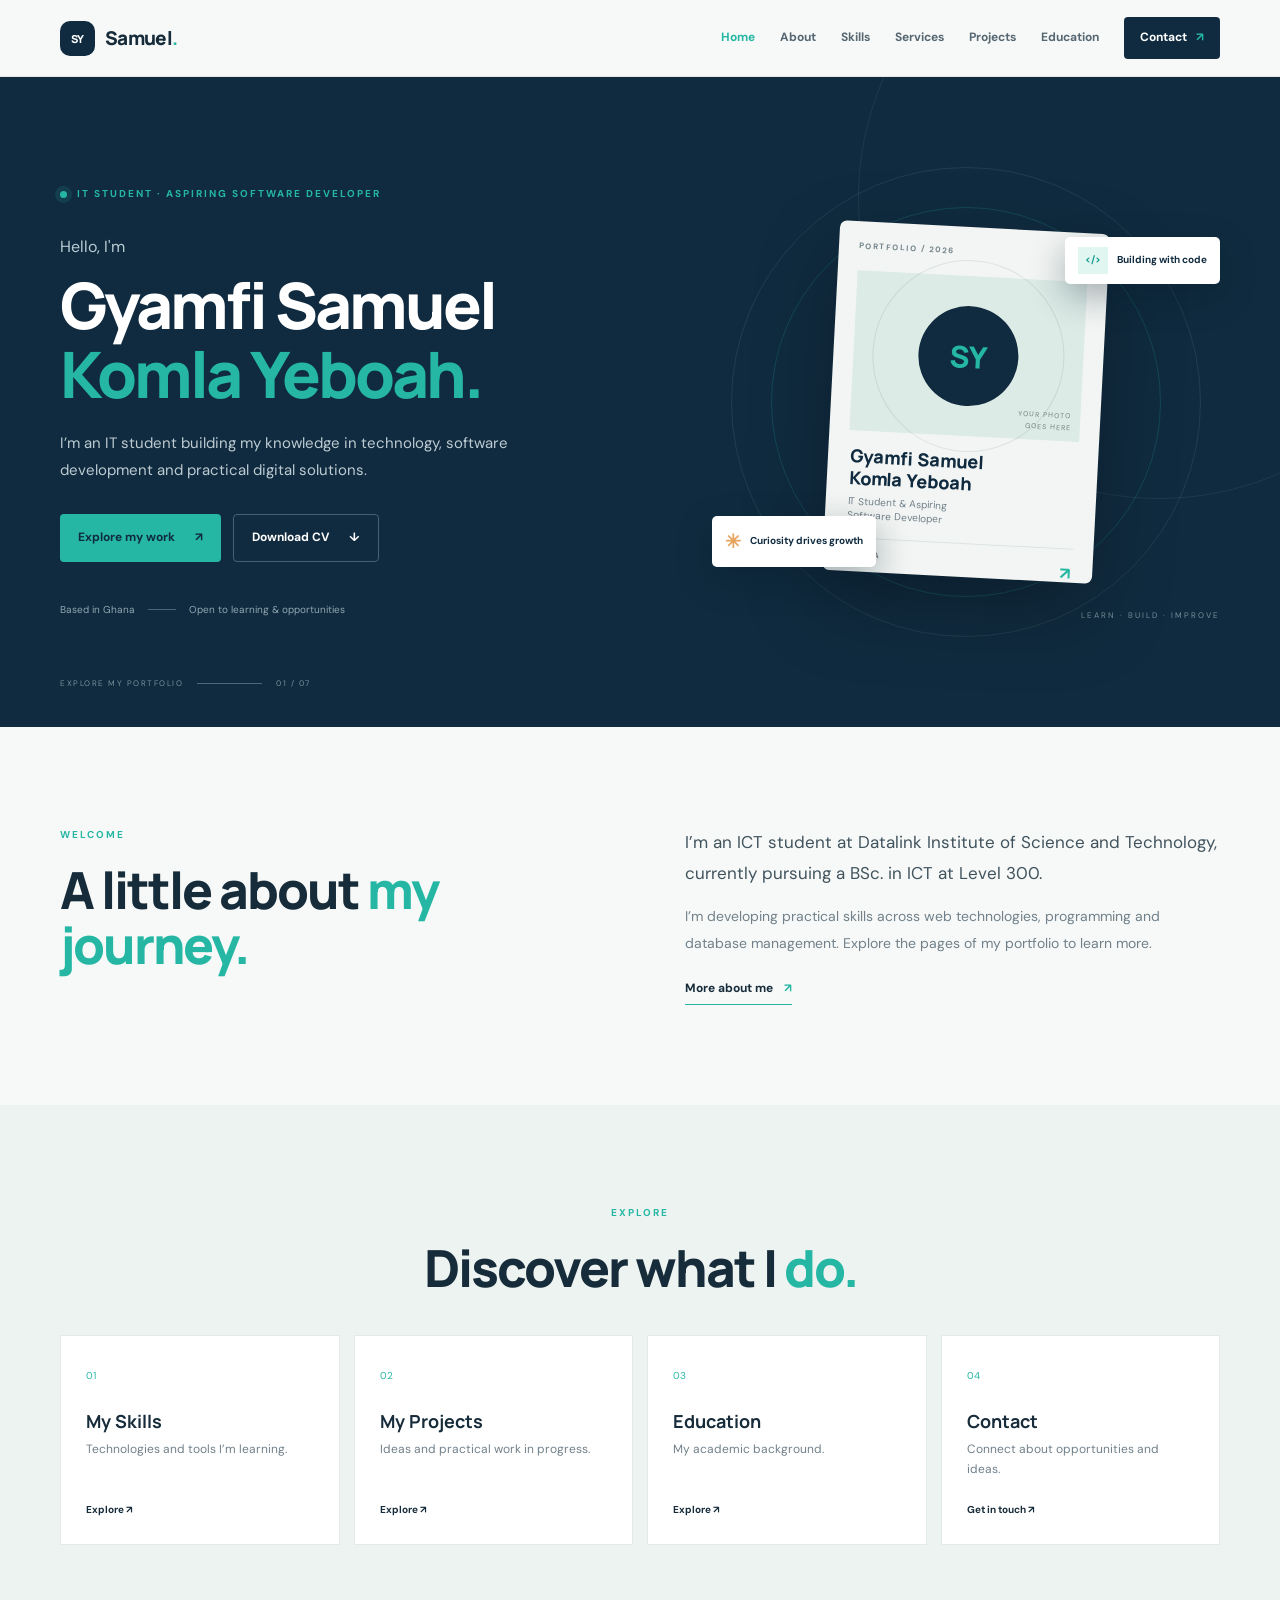
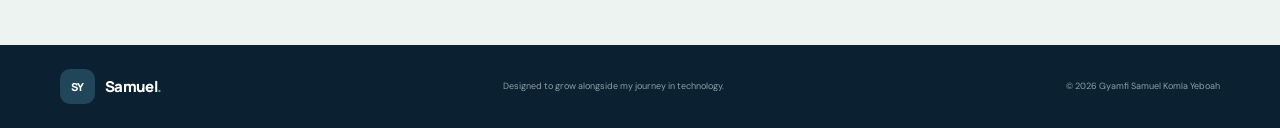
<file: index.html>
<!DOCTYPE html><html lang="en"><head><meta charset="UTF-8"><meta name="viewport" content="width=device-width, initial-scale=1.0">

<meta name="description" content="Portfolio of Gyamfi Samuel Komla Yeboah, IT student and aspiring software developer.">

<meta name="theme-color" content="#102b3f">

<link rel="preconnect" href="https://fonts.googleapis.com"><link rel="preconnect" href="https://fonts.gstatic.com" crossorigin>

<link href="https://fonts.googleapis.com/css2?family=DM+Sans:wght@400;500;600;700&family=Manrope:wght@400;500;600;700;800&display=swap" rel="stylesheet">

<link rel="stylesheet" href="style.css"><title>Home | Gyamfi Samuel Komla Yeboah</title></head><body>
<div class="scroll-progress" id="scrollProgress"></div><header class="site-header"><nav class="nav container" aria-label="Main navigation">

<a class="brand" href="index.html"><span class="brand-mark">SY</span><span>Samuel<span class="brand-dot">.</span></span></a>

<button class="menu-toggle" id="menuToggle" aria-label="Open navigation" aria-expanded="false"><span></span><span></span><span></span></button>

<div class="nav-links" id="navLinks">

<a href="index.html" data-page="home">Home</a><a href="about.html" data-page="about">About</a><a href="skills.html" data-page="skills">Skills</a><a href="services.html" data-page="services">Services</a><a href="projects.html" data-page="projects">Projects</a><a href="education.html" data-page="education">Education</a><a class="nav-contact" href="contact.html">Contact <span>↗</span></a>
</div></nav></header>

<main><section class="hero section" id="home"><div class="container hero-grid">

<div class="hero-copy reveal"><div class="eyebrow"><span class="status-dot"></span> IT STUDENT · ASPIRING SOFTWARE DEVELOPER</div>

<p class="hero-kicker">Hello, I'm</p><h1>Gyamfi Samuel<br><span>Komla Yeboah.</span></h1>

<p class="hero-description">I’m an IT student building my knowledge in technology, software development and practical digital solutions.</p>

<div class="hero-actions"><a class="button button-primary" href="projects.html">Explore my work <span>↗</span></a><a class="button button-ghost" href="assets/Gyamfi_Samuel_CV.pdf" download>Download CV <span>↓</span></a></div>
<div class="hero-meta"><span>Based in Ghana</span><span class="meta-line"></span><span>Open to learning & opportunities</span></div></div>
<div class="hero-visual reveal"><div class="visual-orbit orbit-one"></div><div class="visual-orbit orbit-two"></div>

<div class="profile-card"><div class="profile-top"><span>PORTFOLIO / 2026</span><span>•••</span></div><div class="avatar-placeholder"><div class="avatar-ring">SY</div><span class="avatar-caption">YOUR PHOTO<br>GOES HERE</span></div>
<div class="profile-info"><p class="profile-name">Gyamfi Samuel<br>Komla Yeboah</p><p class="profile-role">IT Student & Aspiring<br>Software Developer</p></div><div class="profile-bottom"><span>GHANA</span><span class="profile-arrow">↗</span></div></div>
<div class="floating-chip chip-code"><span class="chip-icon">&lt;/&gt;</span><span>Building with code</span></div><div class="floating-chip chip-idea"><span class="idea-star">✳</span><span>Curiosity drives growth</span></div><div class="visual-caption">LEARN · BUILD · IMPROVE</div></div></div>
<div class="hero-bottom container"><span>EXPLORE MY PORTFOLIO</span><span class="scroll-line"></span><span>01 / 07</span></div></section>

<section class="section home-intro"><div class="container home-intro-grid"><div class="section-heading reveal"><p class="eyebrow">WELCOME</p><h2>A little about <em>my journey.</em></h2></div><div class="reveal"><p class="lead">I’m an ICT student at Datalink Institute of Science and Technology, currently pursuing a BSc. in ICT at Level 300.</p><p class="muted">I’m developing practical skills across web technologies, programming and database management. Explore the pages of my portfolio to learn more.</p><a class="text-link" href="about.html">More about me <span>↗</span></a></div></div></section>
<section class="section home-links"><div class="container"><div class="section-heading centered reveal"><p class="eyebrow">EXPLORE</p><h2>Discover what I <em>do.</em></h2></div><div class="quick-grid">
<a class="quick-card reveal" href="skills.html"><span>01</span><h3>My Skills</h3><p>Technologies and tools I’m learning.</p><b>Explore ↗</b></a>

<a class="quick-card reveal" href="projects.html"><span>02</span><h3>My Projects</h3><p>Ideas and practical work in progress.</p><b>Explore ↗</b></a>

<a class="quick-card reveal" href="education.html"><span>03</span><h3>Education</h3><p>My academic background.</p><b>Explore ↗</b></a>

<a class="quick-card reveal" href="contact.html"><span>04</span><h3>Contact</h3><p>Connect about opportunities and ideas.</p><b>Get in touch ↗</b></a>

</div></div></section></main><footer class="footer"><div class="container footer-inner"><a class="brand footer-brand" href="index.html"><span class="brand-mark">SY</span><span>Samuel<span class="brand-dot">.</span></span></a><p>Designed to grow alongside my journey in technology.</p><span>© <span id="year"></span> Gyamfi Samuel Komla Yeboah</span></div></footer>
<button class="back-top" id="backTop" aria-label="Back to top">↑</button><script src="script.js"></script></body></html>
</file>
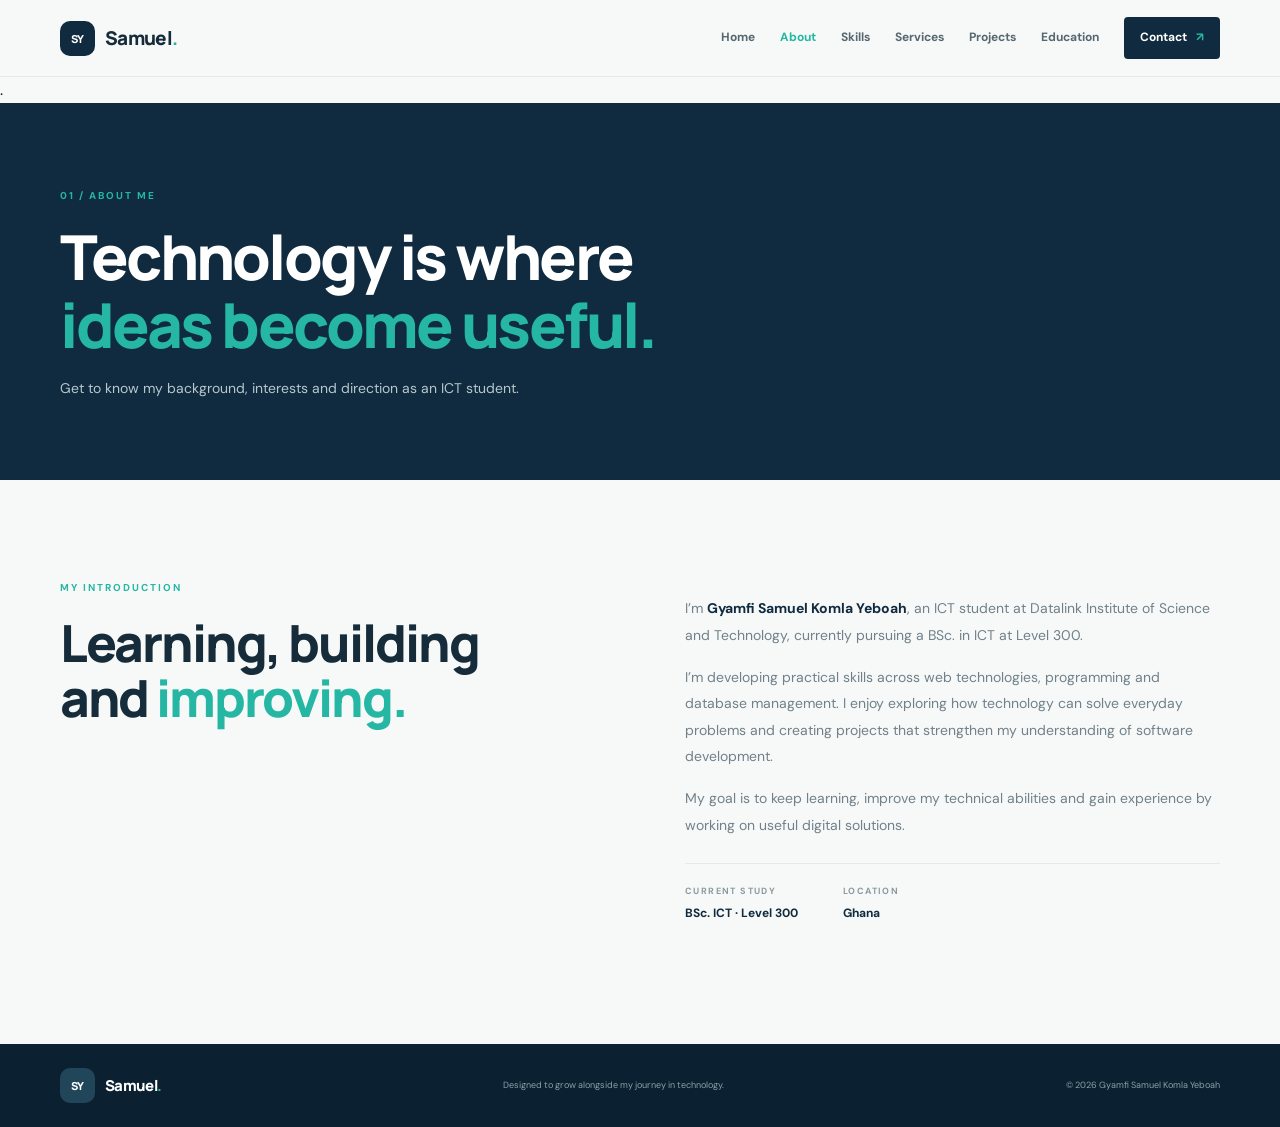
<file: about.html>
<!DOCTYPE html><html lang="en"><head><meta charset="UTF-8"><meta name="viewport" content="width=device-width, initial-scale=1.0">

<meta name="description" content="Portfolio of Gyamfi Samuel Komla Yeboah, IT student and aspiring software developer.">

<meta name="theme-color" content="#102b3f">
<link rel="preconnect" href="https://fonts.googleapis.com"><link rel="preconnect" href="https://fonts.gstatic.com" crossorigin>

<link href="https://fonts.googleapis.com/css2?family=DM+Sans:wght@400;500;600;700&family=Manrope:wght@400;500;600;700;800&display=swap" rel="stylesheet">
<link rel="stylesheet" href="style.css"><title>About | Gyamfi Samuel Komla Yeboah</title></head><body>
<div class="scroll-progress" id="scrollProgress"></div><header class="site-header"><nav class="nav container" aria-label="Main navigation">

<a class="brand" href="index.html"><span class="brand-mark">SY</span><span>Samuel<span class="brand-dot">.</span></span></a>
<button class="menu-toggle" id="menuToggle" aria-label="Open navigation" aria-expanded="false"><span></span><span></span><span></span></button>
<div class="nav-links" id="navLinks">

<a href="index.html" data-page="home">Home</a><a href="about.html" data-page="about">About</a><a href="skills.html" data-page="skills">Skills</a><a href="services.html" data-page="services">Services</a><a href="projects.html" data-page="projects">Projects</a><a href="education.html" data-page="education">Education</a><a class="nav-contact" href="contact.html">Contact <span>↗</span></a>
</div></nav></header>.

<main><section class="page-hero"><div class="container reveal"><p class="eyebrow">01 / ABOUT ME</p><h1>Technology is where<br><em>ideas become useful.</em></h1><p>Get to know my background, interests and direction as an ICT student.</p></div></section>
<section class="section"><div class="container two-column"><div class="section-heading reveal"><p class="eyebrow">MY INTRODUCTION</p><h2>Learning, building<br>and <em>improving.</em></h2></div><div class="about-content reveal"><p class="lead">I’m <strong>Gyamfi Samuel Komla Yeboah</strong>, an ICT student at Datalink Institute of Science and Technology, currently pursuing a BSc. in ICT at Level 300.</p><p>I’m developing practical skills across web technologies, programming and database management. I enjoy exploring how technology can solve everyday problems and creating projects that strengthen my understanding of software development.</p><p>My goal is to keep learning, improve my technical abilities and gain experience by working on useful digital solutions.</p><div class="about-facts"><div><span class="fact-label">CURRENT STUDY</span><strong>BSc. ICT · Level 300</strong></div><div><span class="fact-label">LOCATION</span><strong>Ghana</strong></div></div></div></div></section></main><footer class="footer"><div class="container footer-inner"><a class="brand footer-brand" href="index.html"><span class="brand-mark">SY</span><span>Samuel<span class="brand-dot">.</span></span></a><p>Designed to grow alongside my journey in technology.</p><span>© <span id="year"></span> Gyamfi Samuel Komla Yeboah</span></div></footer>

<button class="back-top" id="backTop" aria-label="Back to top">↑</button><script src="script.js"></script></body></html>
</file>
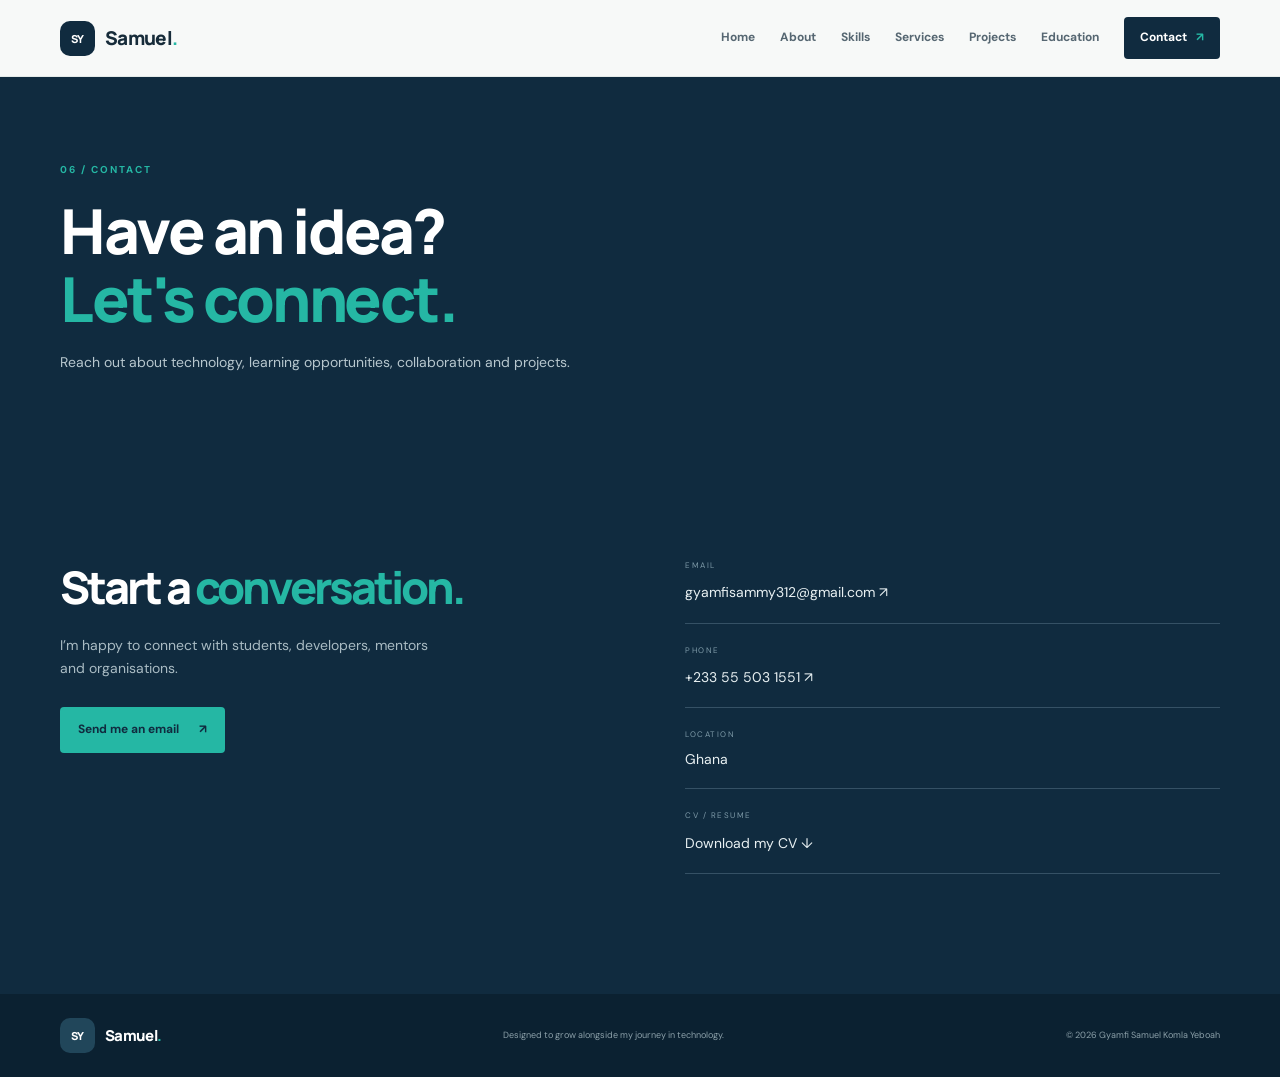
<file: contact.html>
<!DOCTYPE html><html lang="en"><head><meta charset="UTF-8"><meta name="viewport" content="width=device-width, initial-scale=1.0">
<meta name="description" content="Portfolio of Gyamfi Samuel Komla Yeboah, IT student and aspiring software developer.">
<meta name="theme-color" content="#102b3f">

<link rel="preconnect" href="https://fonts.googleapis.com"><link rel="preconnect" href="https://fonts.gstatic.com" crossorigin>
<link href="https://fonts.googleapis.com/css2?family=DM+Sans:wght@400;500;600;700&family=Manrope:wght@400;500;600;700;800&display=swap" rel="stylesheet">
<link rel="stylesheet" href="style.css"><title>Contact | Gyamfi Samuel Komla Yeboah</title></head><body>

<div class="scroll-progress" id="scrollProgress"></div><header class="site-header"><nav class="nav container" aria-label="Main navigation">
<a class="brand" href="index.html"><span class="brand-mark">SY</span><span>Samuel<span class="brand-dot">.</span></span></a>
<button class="menu-toggle" id="menuToggle" aria-label="Open navigation" aria-expanded="false"><span></span><span></span><span></span></button>

<div class="nav-links" id="navLinks">
<a href="index.html" data-page="home">Home</a><a href="about.html" data-page="about">About</a><a href="skills.html" data-page="skills">Skills</a><a href="services.html" data-page="services">Services</a><a href="projects.html" data-page="projects">Projects</a><a href="education.html" data-page="education">Education</a><a class="nav-contact" href="contact.html">Contact <span>↗</span></a>
</div></nav></header>

<main><section class="page-hero"><div class="container reveal"><p class="eyebrow">06 / CONTACT</p><h1>Have an idea?<br><em>Let's connect.</em></h1><p>Reach out about technology, learning opportunities, collaboration and projects.</p></div></section>
<section class="section contact-page"><div class="container contact-wrap"><div class="contact-copy reveal"><h2>Start a <em>conversation.</em></h2><p>I’m happy to connect with students, developers, mentors and organisations.</p><a class="button button-primary" href="mailto:gyamfisammy312@gmail.com">Send me an email <span>↗</span></a></div>
    
<div class="contact-details reveal"><div class="contact-item"><span>EMAIL</span><a href="mailto:gyamfisammy312@gmail.com">gyamfisammy312@gmail.com ↗</a></div><div class="contact-item"><span>PHONE</span><a href="tel:+233555031551">+233 55 503 1551 ↗</a></div><div class="contact-item"><span>LOCATION</span><p>Ghana</p></div><div class="contact-item"><span>CV / RESUME</span><a href="assets/Gyamfi_Samuel_CV.pdf" download>Download my CV ↓</a></div></div></div></section></main><footer class="footer"><div class="container footer-inner"><a class="brand footer-brand" href="index.html"><span class="brand-mark">SY</span><span>Samuel<span class="brand-dot">.</span></span></a><p>Designed to grow alongside my journey in technology.</p><span>© <span id="year"></span> Gyamfi Samuel Komla Yeboah</span></div></footer>
<button class="back-top" id="backTop" aria-label="Back to top">↑</button><script src="script.js"></script></body></html>
</file>
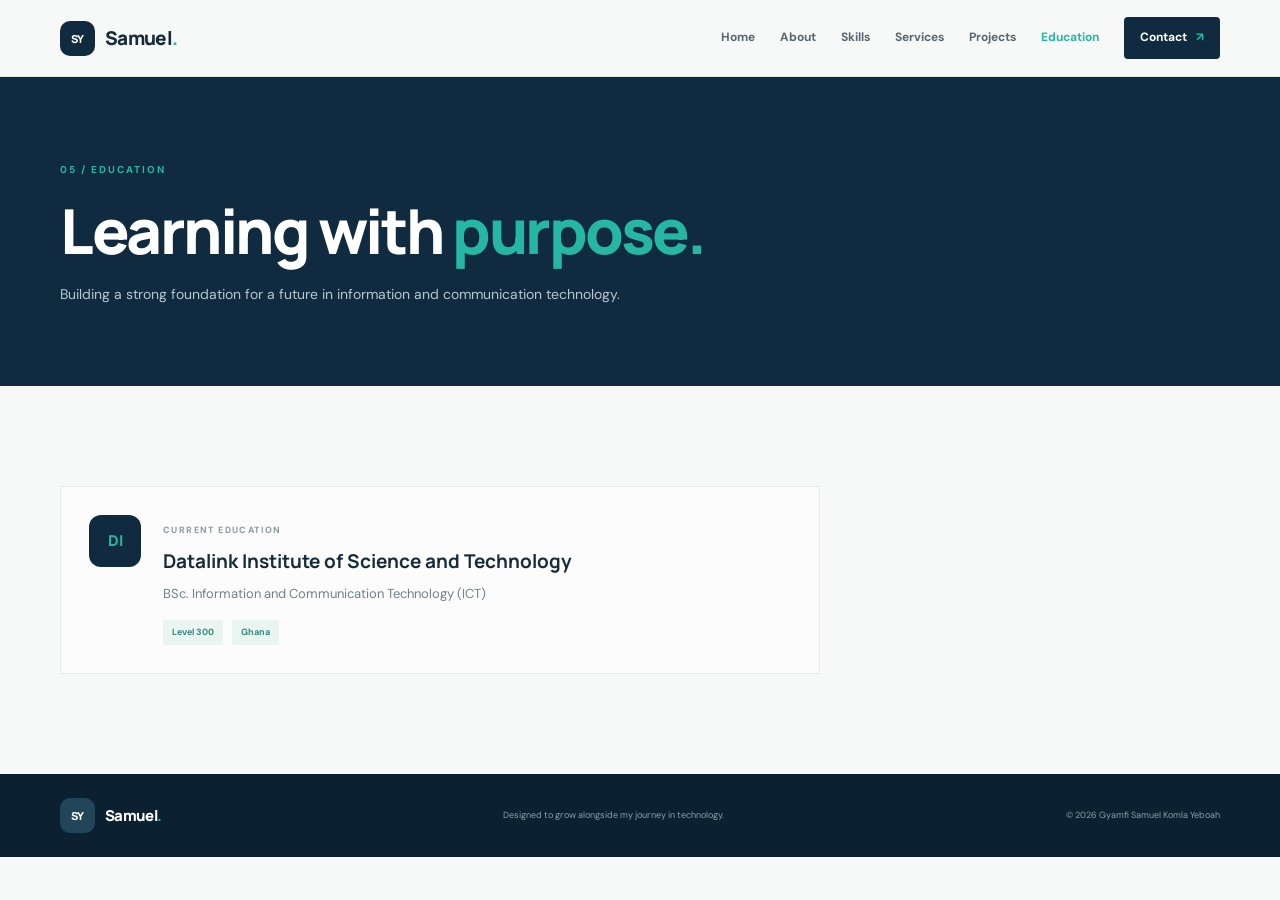
<file: education.html>
<!DOCTYPE html><html lang="en"><head><meta charset="UTF-8"><meta name="viewport" content="width=device-width, initial-scale=1.0">
<meta name="description" content="Portfolio of Gyamfi Samuel Komla Yeboah, IT student and aspiring software developer.">

<meta name="theme-color" content="#102b3f">
<link rel="preconnect" href="https://fonts.googleapis.com"><link rel="preconnect" href="https://fonts.gstatic.com" crossorigin>
<link href="https://fonts.googleapis.com/css2?family=DM+Sans:wght@400;500;600;700&family=Manrope:wght@400;500;600;700;800&display=swap" rel="stylesheet">
<link rel="stylesheet" href="style.css"><title>Education | Gyamfi Samuel Komla Yeboah</title></head><body>

<div class="scroll-progress" id="scrollProgress"></div><header class="site-header"><nav class="nav container" aria-label="Main navigation">
<a class="brand" href="index.html"><span class="brand-mark">SY</span><span>Samuel<span class="brand-dot">.</span></span></a>
<button class="menu-toggle" id="menuToggle" aria-label="Open navigation" aria-expanded="false"><span></span><span></span><span></span></button>

<div class="nav-links" id="navLinks">
<a href="index.html" data-page="home">Home</a><a href="about.html" data-page="about">About</a><a href="skills.html" data-page="skills">Skills</a><a href="services.html" data-page="services">Services</a><a href="projects.html" data-page="projects">Projects</a><a href="education.html" data-page="education">Education</a><a class="nav-contact" href="contact.html">Contact <span>↗</span></a>
</div></nav></header>

<main><section class="page-hero"><div class="container reveal"><p class="eyebrow">05 / EDUCATION</p><h1>Learning with <em>purpose.</em></h1><p>Building a strong foundation for a future in information and communication technology.</p></div></section>
<section class="section"><div class="container"><div class="education-card reveal"><div class="education-icon">DI</div><div><span class="education-label">CURRENT EDUCATION</span><h3>Datalink Institute of Science and Technology</h3><p>BSc. Information and Communication Technology (ICT)</p><div class="education-meta"><span>Level 300</span><span>Ghana</span></div></div></div></div></section></main><footer class="footer"><div class="container footer-inner"><a class="brand footer-brand" href="index.html"><span class="brand-mark">SY</span><span>Samuel<span class="brand-dot">.</span></span></a><p>Designed to grow alongside my journey in technology.</p><span>© <span id="year"></span> Gyamfi Samuel Komla Yeboah</span></div></footer>
<button class="back-top" id="backTop" aria-label="Back to top">↑</button><script src="script.js"></script></body></html>
</file>
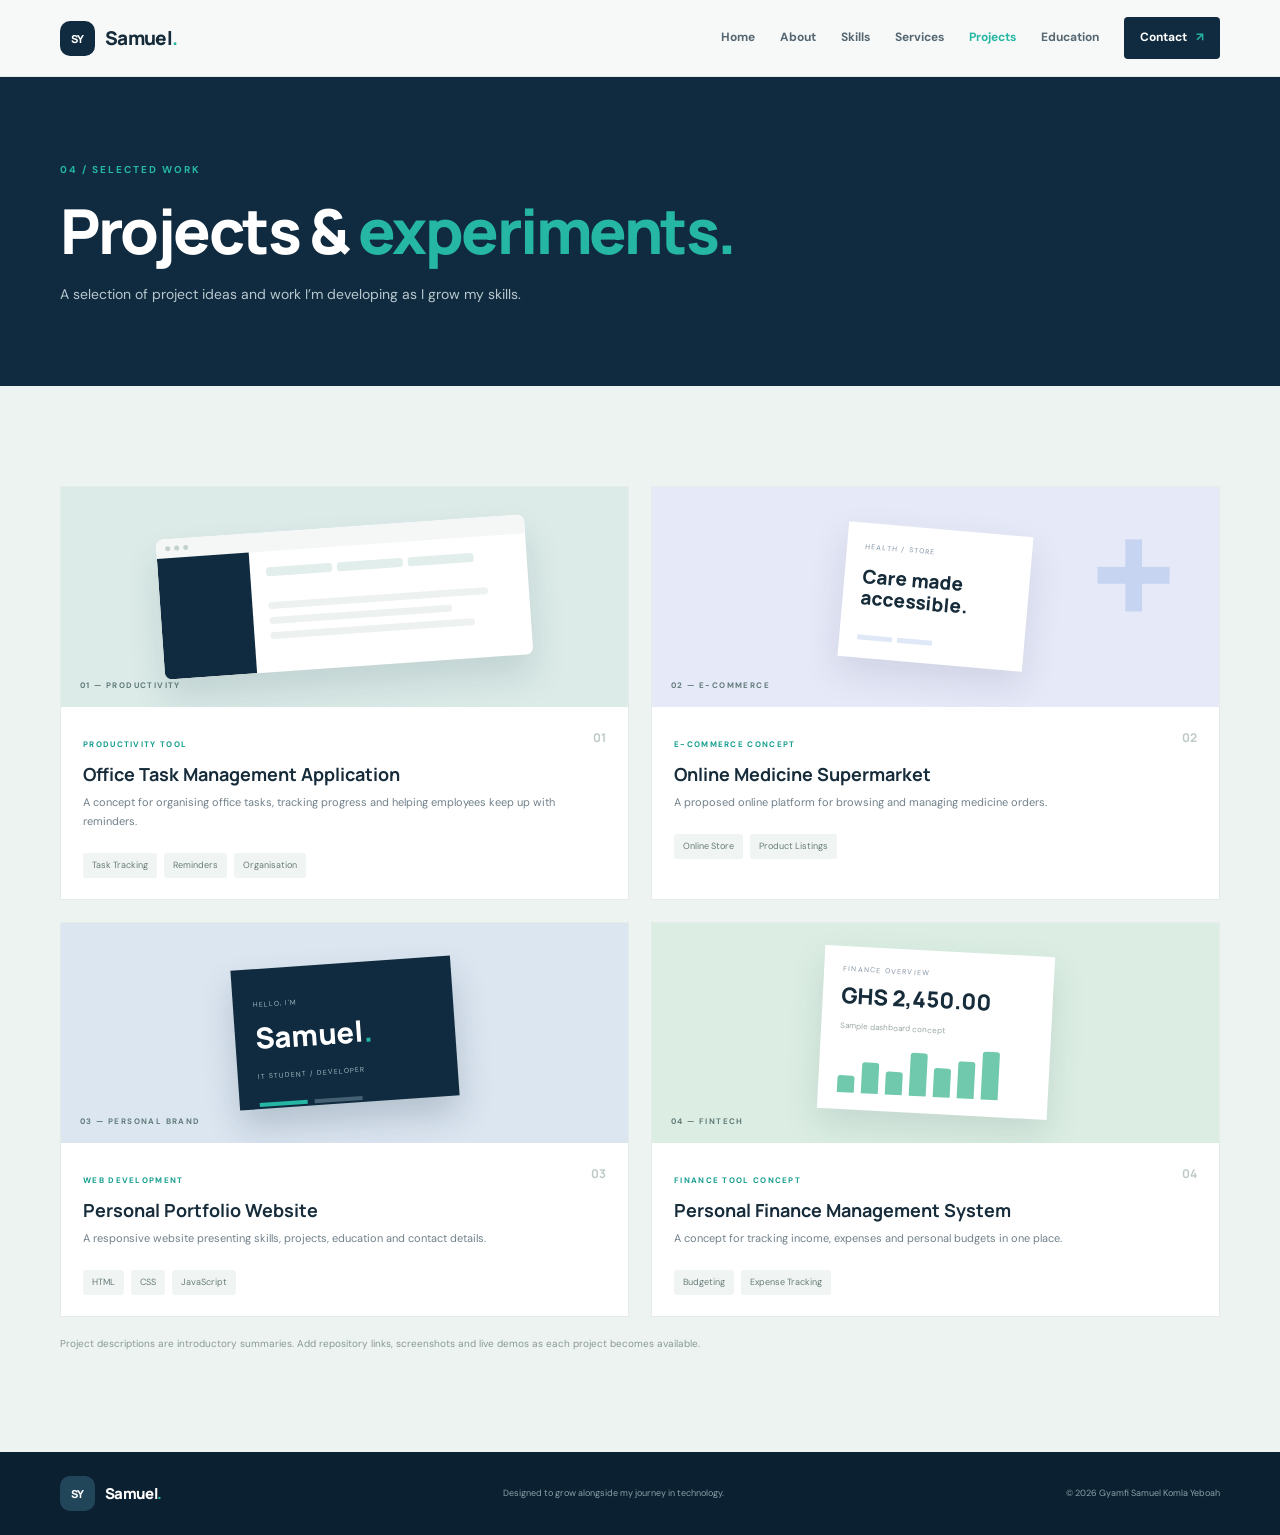
<file: projects.html>
<!DOCTYPE html><html lang="en"><head><meta charset="UTF-8"><meta name="viewport" content="width=device-width, initial-scale=1.0">
<meta name="description" content="Portfolio of Gyamfi Samuel Komla Yeboah, IT student and aspiring software developer.">
<meta name="theme-color" content="#102b3f">

<link rel="preconnect" href="https://fonts.googleapis.com"><link rel="preconnect" href="https://fonts.gstatic.com" crossorigin>
<link href="https://fonts.googleapis.com/css2?family=DM+Sans:wght@400;500;600;700&family=Manrope:wght@400;500;600;700;800&display=swap" rel="stylesheet">
<link rel="stylesheet" href="style.css"><title>Projects | Gyamfi Samuel Komla Yeboah</title></head><body>

<div class="scroll-progress" id="scrollProgress"></div><header class="site-header"><nav class="nav container" aria-label="Main navigation">
<a class="brand" href="index.html"><span class="brand-mark">SY</span><span>Samuel<span class="brand-dot">.</span></span></a>
<button class="menu-toggle" id="menuToggle" aria-label="Open navigation" aria-expanded="false"><span></span><span></span><span></span></button>

<div class="nav-links" id="navLinks">
<a href="index.html" data-page="home">Home</a><a href="about.html" data-page="about">About</a><a href="skills.html" data-page="skills">Skills</a><a href="services.html" data-page="services">Services</a><a href="projects.html" data-page="projects">Projects</a><a href="education.html" data-page="education">Education</a><a class="nav-contact" href="contact.html">Contact <span>↗</span></a>
</div></nav></header>

<main><section class="page-hero"><div class="container reveal"><p class="eyebrow">04 / SELECTED WORK</p><h1>Projects & <em>experiments.</em></h1><p>A selection of project ideas and work I’m developing as I grow my skills.</p></div></section>
<section class="section projects-section"><div class="container"><div class="projects-grid">
<article class="project-card reveal"><div class="project-art art-office"><div class="art-window"><div class="window-bar"><i></i><i></i><i></i></div><div class="task-ui"><div class="task-side"></div><div class="task-main"><b></b><b></b><b></b><div class="task-lines"><i></i><i></i><i></i></div></div></div></div><span class="art-label">01 — PRODUCTIVITY</span></div><div class="project-details"><div><span class="project-type">PRODUCTIVITY TOOL</span><h3>Office Task Management Application</h3><p>A concept for organising office tasks, tracking progress and helping employees keep up with reminders.</p></div><span class="project-count">01</span></div><div class="project-tags"><span>Task Tracking</span><span>Reminders</span><span>Organisation</span></div></article>
<article class="project-card reveal"><div class="project-art art-medicine"><div class="medicine-cross">+</div><div class="medicine-card"><span>HEALTH / STORE</span><b>Care made<br>accessible.</b><i></i><i></i></div><span class="art-label">02 — E-COMMERCE</span></div><div class="project-details"><div><span class="project-type">E-COMMERCE CONCEPT</span><h3>Online Medicine Supermarket</h3><p>A proposed online platform for browsing and managing medicine orders.</p></div><span class="project-count">02</span></div><div class="project-tags"><span>Online Store</span><span>Product Listings</span></div></article>

<article class="project-card reveal"><div class="project-art art-portfolio"><div class="portfolio-mini"><span>HELLO, I'M</span><b>Samuel<span>.</span></b><i>IT STUDENT / DEVELOPER</i><div class="mini-lines"><i></i><i></i></div></div><span class="art-label">03 — PERSONAL BRAND</span></div><div class="project-details"><div><span class="project-type">WEB DEVELOPMENT</span><h3>Personal Portfolio Website</h3><p>A responsive website presenting skills, projects, education and contact details.</p></div><span class="project-count">03</span></div><div class="project-tags"><span>HTML</span><span>CSS</span><span>JavaScript</span></div></article>

<article class="project-card reveal"><div class="project-art art-finance"><div class="finance-card"><span>FINANCE OVERVIEW</span><b>GHS 2,450.00</b><small>Sample dashboard concept</small><div class="finance-bars"><i></i><i></i><i></i><i></i><i></i><i></i><i></i></div></div><span class="art-label">04 — FINTECH</span></div><div class="project-details"><div><span class="project-type">FINANCE TOOL CONCEPT</span><h3>Personal Finance Management System</h3><p>A concept for tracking income, expenses and personal budgets in one place.</p></div><span class="project-count">04</span></div><div class="project-tags"><span>Budgeting</span><span>Expense Tracking</span></div></article>
</div><p class="project-note">Project descriptions are introductory summaries. Add repository links, screenshots and live demos as each project becomes available.</p></div></section></main><footer class="footer"><div class="container footer-inner"><a class="brand footer-brand" href="index.html"><span class="brand-mark">SY</span><span>Samuel<span class="brand-dot">.</span></span></a><p>Designed to grow alongside my journey in technology.</p><span>© <span id="year"></span> Gyamfi Samuel Komla Yeboah</span></div></footer>
<button class="back-top" id="backTop" aria-label="Back to top">↑</button><script src="script.js"></script></body></html>
</file>
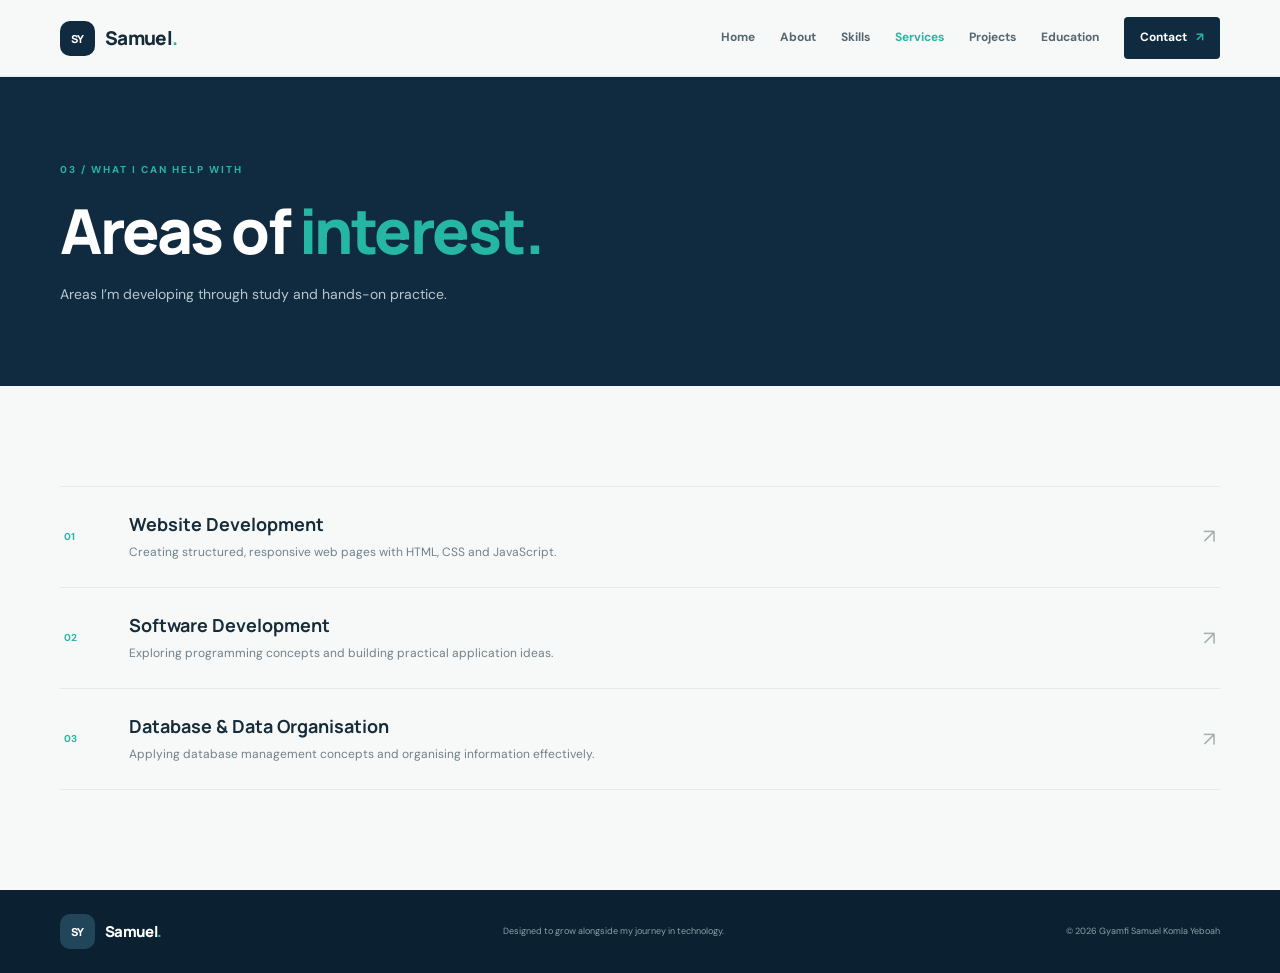
<file: services.html>
<!DOCTYPE html><html lang="en"><head><meta charset="UTF-8"><meta name="viewport" content="width=device-width, initial-scale=1.0">
<meta name="description" content="Portfolio of Gyamfi Samuel Komla Yeboah, IT student and aspiring software developer.">
<meta name="theme-color" content="#102b3f">
<link rel="preconnect" href="https://fonts.googleapis.com"><link rel="preconnect" href="https://fonts.gstatic.com" crossorigin>
<link href="https://fonts.googleapis.com/css2?family=DM+Sans:wght@400;500;600;700&family=Manrope:wght@400;500;600;700;800&display=swap" rel="stylesheet">
<link rel="stylesheet" href="style.css"><title>Services | Gyamfi Samuel Komla Yeboah</title></head><body>
<div class="scroll-progress" id="scrollProgress"></div><header class="site-header"><nav class="nav container" aria-label="Main navigation">
<a class="brand" href="index.html"><span class="brand-mark">SY</span><span>Samuel<span class="brand-dot">.</span></span></a>
<button class="menu-toggle" id="menuToggle" aria-label="Open navigation" aria-expanded="false"><span></span><span></span><span></span></button>
<div class="nav-links" id="navLinks">
<a href="index.html" data-page="home">Home</a><a href="about.html" data-page="about">About</a><a href="skills.html" data-page="skills">Skills</a><a href="services.html" data-page="services">Services</a><a href="projects.html" data-page="projects">Projects</a><a href="education.html" data-page="education">Education</a><a class="nav-contact" href="contact.html">Contact <span>↗</span></a>
</div></nav></header>
<main><section class="page-hero"><div class="container reveal"><p class="eyebrow">03 / WHAT I CAN HELP WITH</p><h1>Areas of <em>interest.</em></h1><p>Areas I’m developing through study and hands-on practice.</p></div></section>
<section class="section"><div class="container"><div class="service-list">
<article class="service-row reveal"><span class="service-index">01</span><div><h3>Website Development</h3><p>Creating structured, responsive web pages with HTML, CSS and JavaScript.</p></div><span class="service-arrow">↗</span></article>
<article class="service-row reveal"><span class="service-index">02</span><div><h3>Software Development</h3><p>Exploring programming concepts and building practical application ideas.</p></div><span class="service-arrow">↗</span></article>
<article class="service-row reveal"><span class="service-index">03</span><div><h3>Database & Data Organisation</h3><p>Applying database management concepts and organising information effectively.</p></div><span class="service-arrow">↗</span></article>
</div></div></section></main><footer class="footer"><div class="container footer-inner"><a class="brand footer-brand" href="index.html"><span class="brand-mark">SY</span><span>Samuel<span class="brand-dot">.</span></span></a><p>Designed to grow alongside my journey in technology.</p><span>© <span id="year"></span> Gyamfi Samuel Komla Yeboah</span></div></footer>
<button class="back-top" id="backTop" aria-label="Back to top">↑</button><script src="script.js"></script></body></html>
</file>
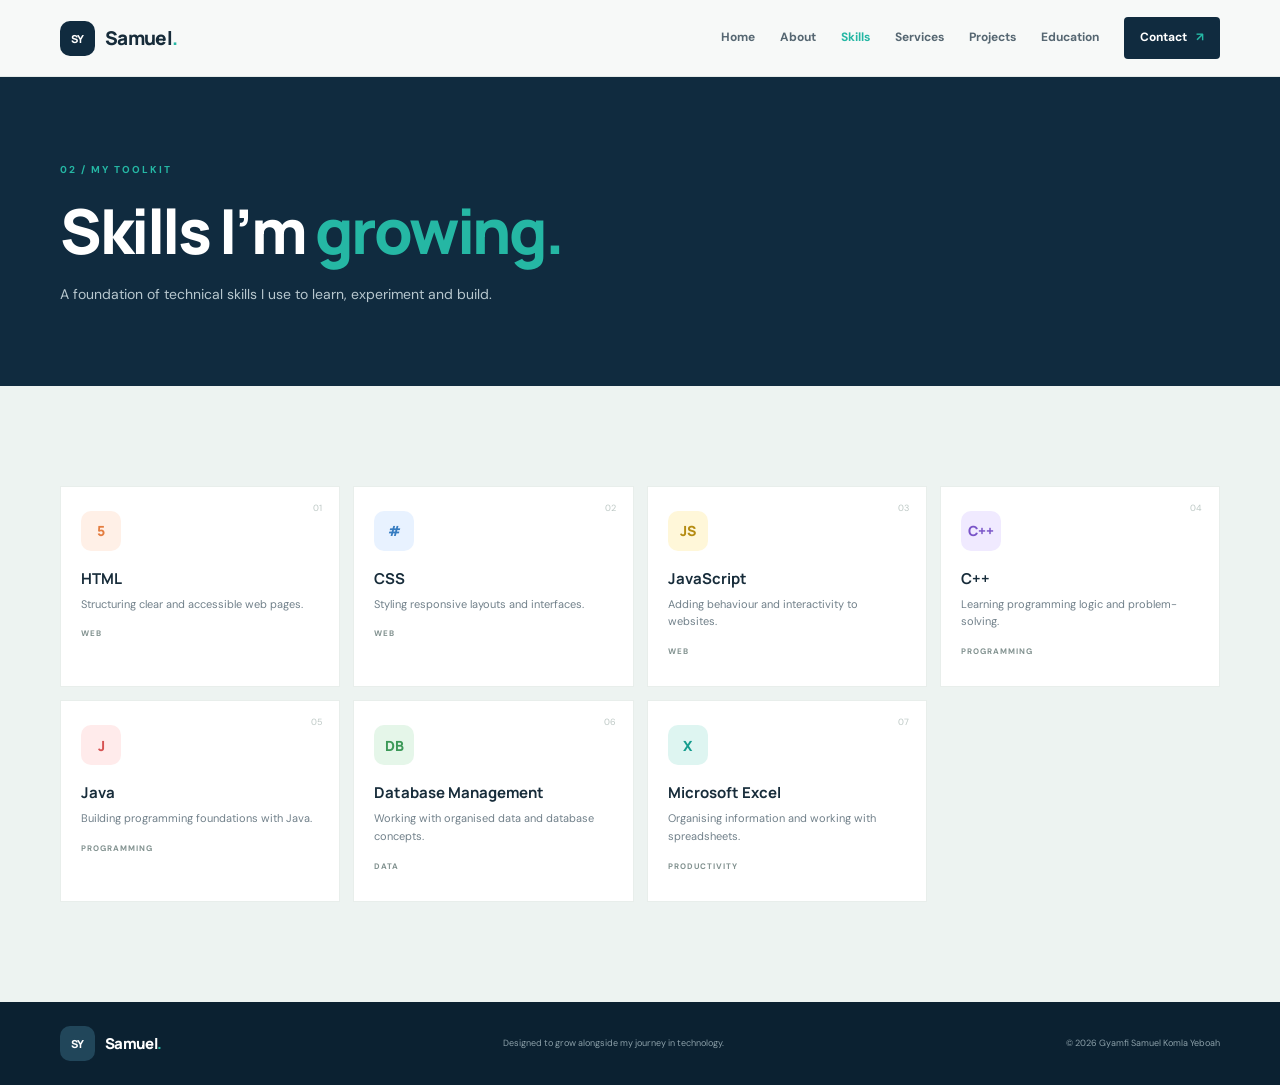
<file: skills.html>
<!DOCTYPE html><html lang="en"><head><meta charset="UTF-8"><meta name="viewport" content="width=device-width, initial-scale=1.0">
<meta name="description" content="Portfolio of Gyamfi Samuel Komla Yeboah, IT student and aspiring software developer.">
<meta name="theme-color" content="#102b3f">
<link rel="preconnect" href="https://fonts.googleapis.com"><link rel="preconnect" href="https://fonts.gstatic.com" crossorigin>
<link href="https://fonts.googleapis.com/css2?family=DM+Sans:wght@400;500;600;700&family=Manrope:wght@400;500;600;700;800&display=swap" rel="stylesheet">
<link rel="stylesheet" href="style.css"><title>Skills | Gyamfi Samuel Komla Yeboah</title></head><body>
<div class="scroll-progress" id="scrollProgress"></div><header class="site-header"><nav class="nav container" aria-label="Main navigation">
<a class="brand" href="index.html"><span class="brand-mark">SY</span><span>Samuel<span class="brand-dot">.</span></span></a>
<button class="menu-toggle" id="menuToggle" aria-label="Open navigation" aria-expanded="false"><span></span><span></span><span></span></button>
<div class="nav-links" id="navLinks">
<a href="index.html" data-page="home">Home</a><a href="about.html" data-page="about">About</a><a href="skills.html" data-page="skills">Skills</a><a href="services.html" data-page="services">Services</a><a href="projects.html" data-page="projects">Projects</a><a href="education.html" data-page="education">Education</a><a class="nav-contact" href="contact.html">Contact <span>↗</span></a>
</div></nav></header>
<main><section class="page-hero"><div class="container reveal"><p class="eyebrow">02 / MY TOOLKIT</p><h1>Skills I’m <em>growing.</em></h1><p>A foundation of technical skills I use to learn, experiment and build.</p></div></section>
<section class="section skills-section"><div class="container"><div class="skills-grid">
<article class="skill-card reveal"><span class="skill-number">01</span><div class="skill-symbol orange">5</div><h3>HTML</h3><p>Structuring clear and accessible web pages.</p><span class="skill-tag">WEB</span></article>
<article class="skill-card reveal"><span class="skill-number">02</span><div class="skill-symbol blue">#</div><h3>CSS</h3><p>Styling responsive layouts and interfaces.</p><span class="skill-tag">WEB</span></article>
<article class="skill-card reveal"><span class="skill-number">03</span><div class="skill-symbol yellow">JS</div><h3>JavaScript</h3><p>Adding behaviour and interactivity to websites.</p><span class="skill-tag">WEB</span></article>
<article class="skill-card reveal"><span class="skill-number">04</span><div class="skill-symbol violet">C++</div><h3>C++</h3><p>Learning programming logic and problem-solving.</p><span class="skill-tag">PROGRAMMING</span></article>
<article class="skill-card reveal"><span class="skill-number">05</span><div class="skill-symbol red">J</div><h3>Java</h3><p>Building programming foundations with Java.</p><span class="skill-tag">PROGRAMMING</span></article>
<article class="skill-card reveal"><span class="skill-number">06</span><div class="skill-symbol green">DB</div><h3>Database Management</h3><p>Working with organised data and database concepts.</p><span class="skill-tag">DATA</span></article>
<article class="skill-card reveal"><span class="skill-number">07</span><div class="skill-symbol teal">X</div><h3>Microsoft Excel</h3><p>Organising information and working with spreadsheets.</p><span class="skill-tag">PRODUCTIVITY</span></article>
</div></div></section></main><footer class="footer"><div class="container footer-inner"><a class="brand footer-brand" href="index.html"><span class="brand-mark">SY</span><span>Samuel<span class="brand-dot">.</span></span></a><p>Designed to grow alongside my journey in technology.</p><span>© <span id="year"></span> Gyamfi Samuel Komla Yeboah</span></div></footer>
<button class="back-top" id="backTop" aria-label="Back to top">↑</button><script src="script.js"></script></body></html>
</file>
<file: style.css>
@import url('https://fonts.googleapis.com/css2?family=DM+Sans:wght@400;500;600;700&family=Manrope:wght@400;500;600;700;800&display=swap');
:root{--navy:#102b3f;--teal:#25b7a4;--ink:#172c3a;--muted:#71808a;--paper:#f7f9f8;--line:#e4eae8}*{box-sizing:border-box;margin:0;padding:0}html{scroll-behavior:smooth;scroll-padding-top:85px}body{font-family:'DM Sans',sans-serif;color:var(--ink);background:var(--paper);line-height:1.65}a{color:inherit;text-decoration:none}.container{width:min(1160px,calc(100% - 48px));margin:auto}.section{padding:100px 0}.scroll-progress{height:3px;background:var(--teal);position:fixed;z-index:1000;top:0;left:0;width:0}.site-header{position:sticky;top:0;z-index:100;background:rgba(247,249,248,.94);backdrop-filter:blur(16px);border-bottom:1px solid var(--line)}.nav{height:76px;display:flex;align-items:center;justify-content:space-between}.brand{display:flex;align-items:center;gap:10px;font:800 19px Manrope;letter-spacing:-.7px}.brand-mark{width:35px;height:35px;border-radius:10px;background:var(--navy);color:#fff;display:grid;place-items:center;font-size:11px}.brand-dot{color:var(--teal)}.nav-links{display:flex;align-items:center;gap:25px;font-size:12px;font-weight:700;color:#566772}.nav-links a:hover,.nav-links a.active{color:var(--teal)}.nav-contact{background:var(--navy);color:#fff!important;padding:11px 16px;border-radius:4px}.nav-contact span{color:var(--teal);margin-left:6px}.menu-toggle{display:none;border:0;background:none}.hero{background:var(--navy);color:#fff;min-height:650px;padding:85px 0 25px;position:relative;overflow:hidden}.hero:before{content:"";position:absolute;width:600px;height:600px;border:1px solid #ffffff10;border-radius:50%;right:-180px;top:-180px}.hero-grid{display:grid;grid-template-columns:1.08fr .92fr;align-items:center;gap:55px;min-height:480px}.eyebrow{font-size:10px;letter-spacing:2px;font-weight:700;color:var(--teal);display:flex;align-items:center;gap:10px}.status-dot{height:7px;width:7px;background:var(--teal);border-radius:50%;box-shadow:0 0 0 5px #25b7a422}.hero-kicker{margin-top:32px;color:#b9cbd3}.hero h1,.section-heading h2,.contact-copy h2{font:800 clamp(42px,5vw,67px)/1.08 Manrope;letter-spacing:-3px;margin:9px 0 22px}.hero h1 span,.section-heading h2 em,.page-hero h1 em,.contact-copy h2 em{color:var(--teal);font-style:normal}.hero-description{max-width:480px;color:#bdcbd2;font-size:15px;line-height:1.8}.hero-actions{display:flex;gap:12px;margin-top:30px;flex-wrap:wrap}.button{display:inline-flex;align-items:center;gap:20px;padding:13px 18px;border-radius:4px;font-size:12px;font-weight:700;transition:.2s}.button:hover{transform:translateY(-3px)}.button-primary{background:var(--teal);color:var(--navy)}.button-ghost{border:1px solid #486071;color:#fff}.button-light{background:var(--teal);color:var(--navy)}.hero-meta{display:flex;align-items:center;gap:13px;margin-top:40px;color:#91a7b2;font-size:10px}.meta-line{width:28px;height:1px;background:#4b6676}.hero-visual{height:440px;position:relative;display:grid;place-items:center}.visual-orbit{position:absolute;border:1px solid #25b7a433;border-radius:50%;width:390px;height:390px}.orbit-two{width:470px;height:470px;border-color:#ffffff14}.profile-card{position:relative;z-index:2;width:270px;height:350px;background:#f2f5f3;color:var(--navy);border-radius:7px;padding:18px 20px;box-shadow:0 30px 80px #0004;transform:rotate(3deg)}.profile-top,.profile-bottom{display:flex;justify-content:space-between;font-size:8px;letter-spacing:1.5px;font-weight:700;color:#73838b}.avatar-placeholder{height:160px;background:#dcebe6;margin-top:18px;display:grid;place-items:center;position:relative}.avatar-placeholder:before{content:"";position:absolute;width:190px;height:190px;border:1px solid #102b3f18;border-radius:50%}.avatar-ring{height:100px;width:100px;border-radius:50%;background:var(--navy);color:var(--teal);display:grid;place-items:center;font:800 30px Manrope}.avatar-caption{position:absolute;right:9px;bottom:8px;font-size:7px;letter-spacing:1px;text-align:right;color:#70827c}.profile-info{padding:15px 2px}.profile-name{font:800 18px/1.2 Manrope}.profile-role{font-size:10px;color:#71808a;margin-top:6px;line-height:1.4}.profile-bottom{border-top:1px solid #dce4e1;padding-top:10px}.profile-arrow{font-size:17px;color:var(--teal)}.floating-chip{position:absolute;z-index:3;background:#fff;color:var(--navy);box-shadow:0 12px 35px #061a2b55;padding:10px 13px;border-radius:5px;display:flex;align-items:center;gap:9px;font-size:10px;font-weight:700}.chip-code{top:55px;right:0}.chip-icon{background:#e1f6f0;color:#159d8e;padding:5px 7px}.chip-idea{bottom:55px;left:0}.idea-star{font-size:19px;color:#e8a45d}.visual-caption{position:absolute;bottom:0;right:0;color:#78909b;font-size:8px;letter-spacing:2px}.hero-bottom{display:flex;align-items:center;gap:14px;color:#78909b;font-size:8px;letter-spacing:1.5px;margin-top:35px}.scroll-line{height:1px;width:65px;background:#4c6878}.home-intro-grid,.two-column{display:grid;grid-template-columns:1fr 1fr;gap:90px}.section-heading h2{font-size:clamp(36px,4vw,52px);letter-spacing:-2px;margin:18px 0}.lead{font-size:17px;color:#41535d;line-height:1.8}.muted,.about-content p{color:var(--muted);font-size:14px;line-height:1.9;margin:15px 0}.about-content strong{color:var(--navy)}.about-facts{display:flex;gap:45px;padding:20px 0;border-top:1px solid var(--line);margin-top:25px}.about-facts div{display:grid;gap:5px}.fact-label{font-size:9px;letter-spacing:1.4px;color:#8b9a9f;font-weight:700}.about-facts strong{font-size:12px}.text-link{display:inline-block;font-size:12px;font-weight:700;border-bottom:1px solid var(--teal);padding-bottom:5px;margin-top:8px}.text-link span{color:var(--teal);margin-left:8px}.home-links,.skills-section,.projects-section{background:#edf3f1}.centered{text-align:center}.centered .eyebrow{justify-content:center}.quick-grid{display:grid;grid-template-columns:repeat(4,1fr);gap:14px;margin-top:40px}.quick-card{background:#fff;padding:25px;border:1px solid var(--line);transition:.2s}.quick-card:hover{transform:translateY(-5px);box-shadow:0 15px 35px #183d4c0c}.quick-card>span{color:var(--teal);font-size:10px}.quick-card h3{font:700 18px Manrope;margin:22px 0 7px}.quick-card p{font-size:12px;color:var(--muted);min-height:42px}.quick-card b{display:block;font-size:10px;margin-top:20px}.page-hero{background:var(--navy);color:#fff;padding:85px 0 80px}.page-hero h1{font:800 clamp(42px,5vw,62px)/1.1 Manrope;letter-spacing:-2.5px;margin:18px 0}.page-hero p:not(.eyebrow){color:#b7c7ce;max-width:560px;font-size:14px}.skills-grid{display:grid;grid-template-columns:repeat(4,1fr);gap:13px}.skill-card{background:#fff;padding:24px 20px;min-height:195px;border:1px solid #e8eeeb;position:relative;transition:.2s}.skill-card:hover{transform:translateY(-5px)}.skill-number{position:absolute;right:17px;top:14px;color:#bdc8c5;font-size:9px}.skill-symbol{width:40px;height:40px;border-radius:10px;display:grid;place-items:center;font:800 14px Manrope;margin-bottom:17px}.orange{background:#fff0e7;color:#e47d40}.blue{background:#e8f2ff;color:#367cc1}.yellow{background:#fff7d9;color:#b58c12}.violet{background:#f0eaff;color:#7954c8}.red{background:#ffebeb;color:#d65353}.green{background:#e5f6e9;color:#3c9958}.teal{background:#def5f1;color:#159d8e}.skill-card h3,.service-row h3{font:700 15px Manrope;margin-bottom:7px}.skill-card p,.service-row p{font-size:11px;color:var(--muted);line-height:1.6}.skill-tag{display:inline-block;margin-top:14px;font-size:8px;letter-spacing:1px;color:#81918f;font-weight:700}.service-list{border-top:1px solid var(--line)}.service-row{display:grid;grid-template-columns:65px 1fr 40px;align-items:center;padding:25px 4px;border-bottom:1px solid var(--line);transition:.2s}.service-row:hover{padding-left:12px}.service-index{font-size:10px;color:var(--teal);font-weight:700}.service-row h3{font-size:18px}.service-row p{font-size:12px;margin-top:4px}.service-arrow{font-size:20px;color:#a3b0ad;text-align:right}.projects-grid{display:grid;grid-template-columns:1fr 1fr;gap:22px}.project-card{background:#fff;border:1px solid #e4ebe8;overflow:hidden}.project-art{height:220px;position:relative;display:grid;place-items:center;overflow:hidden}.art-office{background:#dcebe8}.art-medicine{background:#e6e9f7}.art-portfolio{background:#dce6f1}.art-finance{background:#dceee3}.art-label{position:absolute;left:19px;bottom:15px;font-size:8px;letter-spacing:1.4px;font-weight:700;color:#607b7a}.art-window{width:65%;height:140px;background:#fff;border-radius:7px;box-shadow:0 20px 35px #193d4a22;overflow:hidden;transform:rotate(-4deg)}.window-bar{height:19px;background:#f4f7f6;display:flex;gap:4px;padding:7px 9px}.window-bar i{width:5px;height:5px;border-radius:50%;background:#c4d2cf}.task-ui{display:flex;height:121px}.task-side{width:25%;background:var(--navy)}.task-main{flex:1;padding:16px}.task-main>b{display:inline-block;width:27%;height:9px;background:#e1eeeb;margin:0 5px 10px 0;border-radius:3px}.task-lines i{display:block;width:90%;height:7px;background:#edf2f0;margin:8px 0;border-radius:5px}.task-lines i:nth-child(2){width:75%}.task-lines i:nth-child(3){width:84%}.medicine-cross{position:absolute;font:800 160px Manrope;color:#c6d3f1;right:40px;top:-25px}.medicine-card{z-index:1;background:#fff;width:185px;height:135px;padding:18px;box-shadow:0 15px 35px #303b6520;transform:rotate(5deg)}.medicine-card span,.finance-card span{display:block;font-size:7px;letter-spacing:1.2px;color:#8493a3}.medicine-card b{display:block;font:800 19px/1.2 Manrope;margin:12px 0}.medicine-card i{display:inline-block;width:35px;height:5px;background:#dfe8f7;margin-right:5px}.portfolio-mini{width:220px;height:140px;background:#102b3f;color:#fff;padding:20px;box-shadow:0 18px 35px #102b3f33;transform:rotate(-4deg)}.portfolio-mini>span,.portfolio-mini>i{font-size:7px;letter-spacing:1px;color:#9fb6c0}.portfolio-mini b{display:block;font:800 29px Manrope;margin:3px 0}.portfolio-mini b span{color:var(--teal)}.portfolio-mini>i{font-style:normal}.mini-lines{display:flex;gap:7px;margin-top:15px}.mini-lines i{width:48px;height:4px;background:var(--teal)}.mini-lines i+i{background:#456072}.finance-card{background:#fff;width:230px;padding:17px 19px;box-shadow:0 15px 35px #193d4a20;transform:rotate(3deg)}.finance-card b{display:block;font:800 22px Manrope;margin:5px 0 0}.finance-card small{font-size:8px;color:#9aa8a2}.finance-bars{height:48px;display:flex;align-items:end;gap:7px;margin-top:8px}.finance-bars i{width:17px;background:#70c9ad;border-radius:3px 3px 0 0;height:35%}.finance-bars i:nth-child(2){height:65%}.finance-bars i:nth-child(3){height:48%}.finance-bars i:nth-child(4){height:90%}.finance-bars i:nth-child(5){height:60%}.finance-bars i:nth-child(6){height:78%}.finance-bars i:nth-child(7){height:100%}.project-details{display:flex;justify-content:space-between;gap:15px;padding:22px 22px 10px}.project-type{font-size:8px;letter-spacing:1.3px;color:#159d8e;font-weight:700}.project-details h3{font:700 18px/1.35 Manrope;margin:7px 0}.project-details p{font-size:11px;color:var(--muted);line-height:1.7}.project-count{font:700 12px Manrope;color:#bdc9c5}.project-tags{display:flex;gap:7px;padding:12px 22px 21px;flex-wrap:wrap}.project-tags span,.education-meta span{background:#f0f5f3;padding:5px 9px;border-radius:3px;font-size:9px;color:#667b78}.project-note{font-size:10px;color:#899994;margin-top:19px}.education-card{display:flex;gap:22px;align-items:flex-start;padding:28px;border:1px solid var(--line);background:#fbfcfb;max-width:760px}.education-icon{height:52px;width:52px;flex:0 0 52px;border-radius:12px;background:var(--navy);color:var(--teal);display:grid;place-items:center;font:800 15px Manrope}.education-label{font-size:9px;letter-spacing:1.4px;color:#8b9a9f;font-weight:700}.education-card h3{font:700 19px/1.35 Manrope;margin:8px 0}.education-card p{font-size:13px;color:var(--muted)}.education-meta{display:flex;gap:9px;margin-top:16px}.education-meta span{background:#eaf5f1;color:#348a7e;font-weight:700}.contact-page{background:var(--navy);color:#fff}.contact-wrap{display:grid;grid-template-columns:1fr 1fr;gap:90px}.contact-copy h2{font-size:45px}.contact-copy>p{color:#a9bbc3;font-size:14px;max-width:390px;margin:0 0 27px}.contact-details{padding-top:5px}.contact-item{border-bottom:1px solid #355165;padding:0 0 17px;margin-bottom:20px}.contact-item>span{display:block;font-size:8px;letter-spacing:1.5px;color:#7e9aa8;margin-bottom:7px}.contact-item a,.contact-item p{font-size:14px;color:#e8f0f2}.contact-item a:hover{color:var(--teal)}.footer{background:#0b2131;color:#8ca0a9;padding:24px 0}.footer-inner{display:flex;align-items:center;justify-content:space-between;gap:20px}.footer-brand{color:#fff;font-size:15px}.footer-brand .brand-mark{background:#21465a}.footer-inner p,.footer-inner>span{font-size:9px}.back-top{position:fixed;right:22px;bottom:22px;width:40px;height:40px;border:0;border-radius:5px;background:var(--teal);color:var(--navy);font-size:20px;cursor:pointer;opacity:0;pointer-events:none;transition:.2s}.back-top.visible{opacity:1;pointer-events:auto}.reveal{opacity:0;transform:translateY(20px);transition:.65s}.reveal.visible{opacity:1;transform:none}
@media(max-width:900px){.nav-links{gap:13px;font-size:11px}.hero-grid{gap:25px}.skills-grid{grid-template-columns:repeat(3,1fr)}.quick-grid{grid-template-columns:repeat(2,1fr)}.home-intro-grid,.two-column,.contact-wrap{gap:45px}}
@media(max-width:700px){.container{width:calc(100% - 34px)}.section{padding:75px 0}.menu-toggle{display:flex;flex-direction:column;gap:5px;padding:9px}.menu-toggle span{width:22px;height:2px;background:var(--navy)}.nav-links{display:none;position:absolute;top:76px;left:0;right:0;background:#fff;padding:20px 25px 25px;box-shadow:0 15px 20px #102b3f12;flex-direction:column;align-items:stretch;gap:15px}.nav-links.open{display:flex}.nav-contact{text-align:center}.hero{padding:65px 0 25px}.hero-grid,.home-intro-grid,.two-column,.contact-wrap{grid-template-columns:1fr;gap:25px}.hero h1{font-size:47px}.hero-visual{height:390px;transform:scale(.84);margin:-10px -25px}.hero-bottom{margin-top:15px}.page-hero{padding:65px 0}.page-hero h1{font-size:44px}.skills-grid{grid-template-columns:repeat(2,1fr)}.projects-grid{grid-template-columns:1fr}.project-art{height:205px}.contact-copy h2{font-size:42px}.footer-inner{flex-wrap:wrap}.footer-inner p{order:3;width:100%}}
@media(max-width:390px){.hero h1{font-size:40px}.hero-visual{transform:scale(.76);margin:-25px -45px}.skills-grid{grid-template-columns:1fr 1fr}.quick-grid{grid-template-columns:1fr}.about-facts{flex-direction:column;gap:12px}}
@media(prefers-reduced-motion:reduce){html{scroll-behavior:auto}*,*:before,*:after{transition:none!important}.reveal{opacity:1;transform:none}}
</file>
